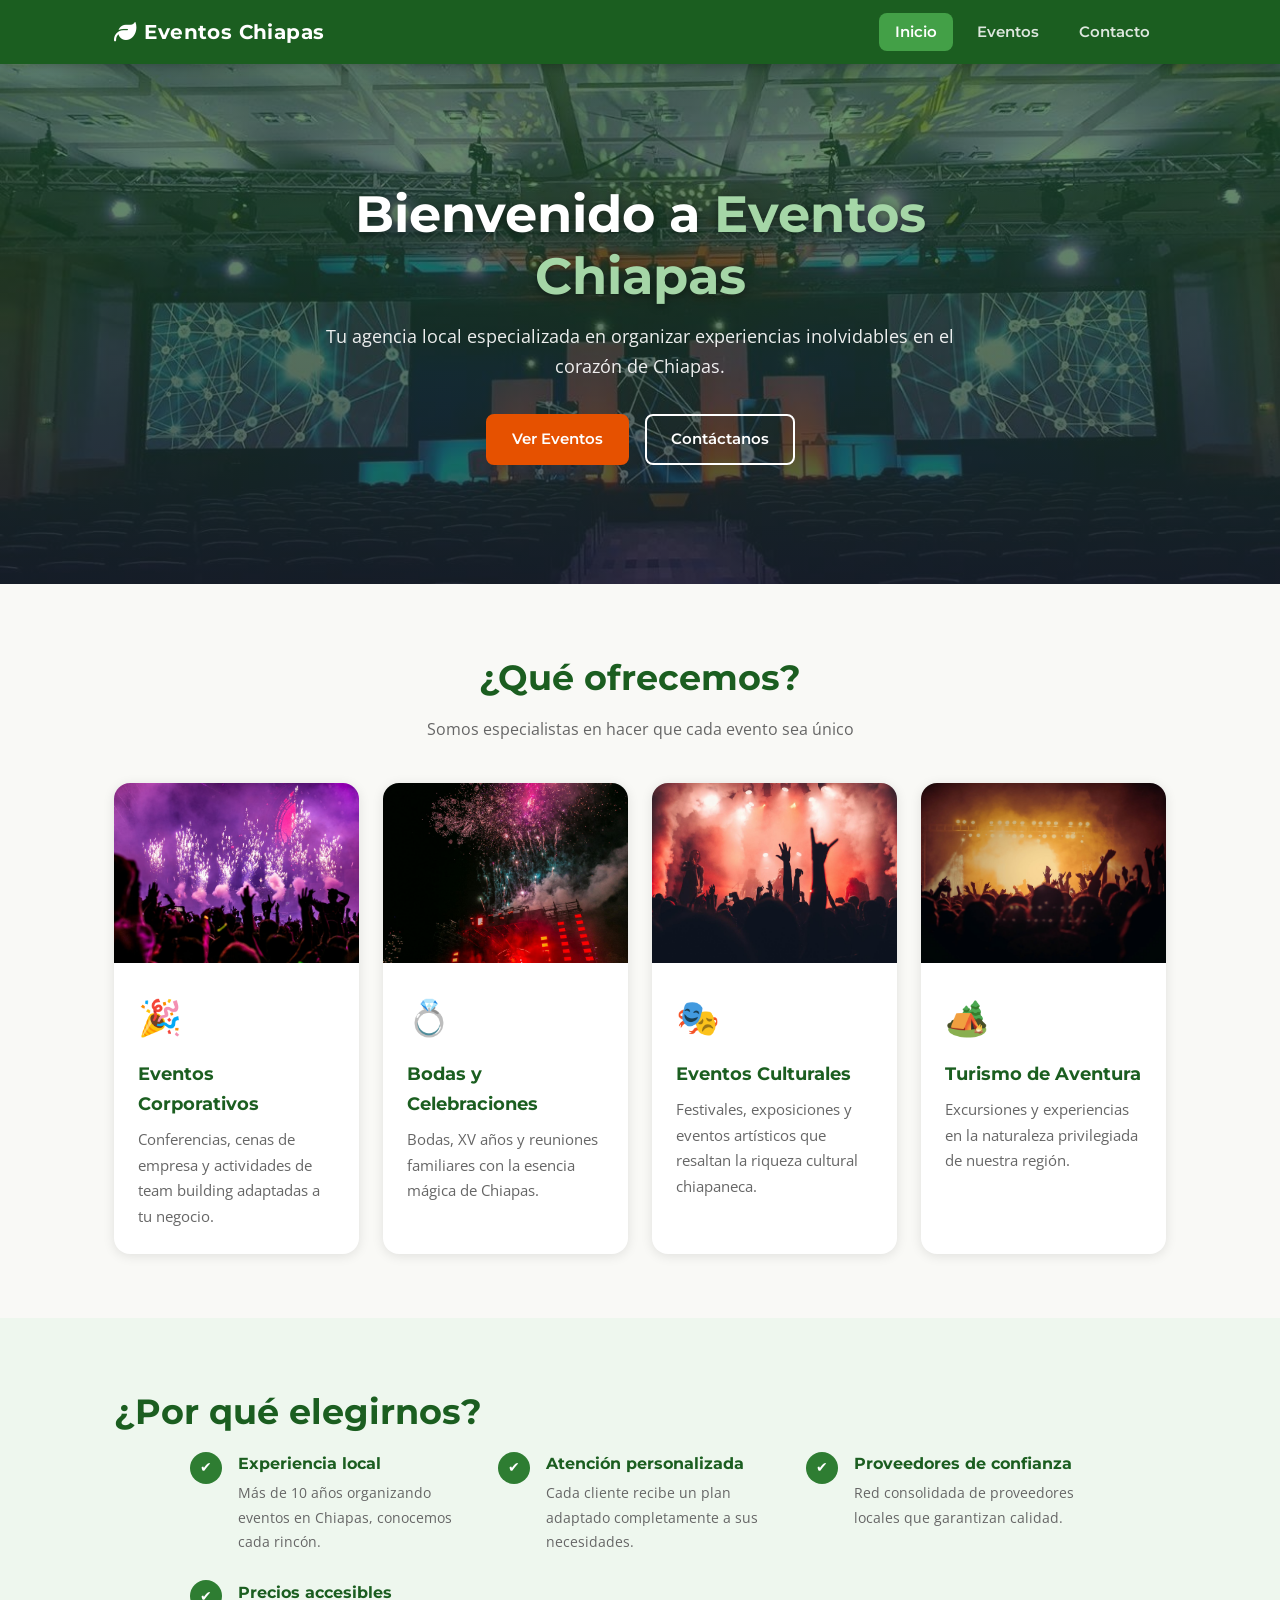
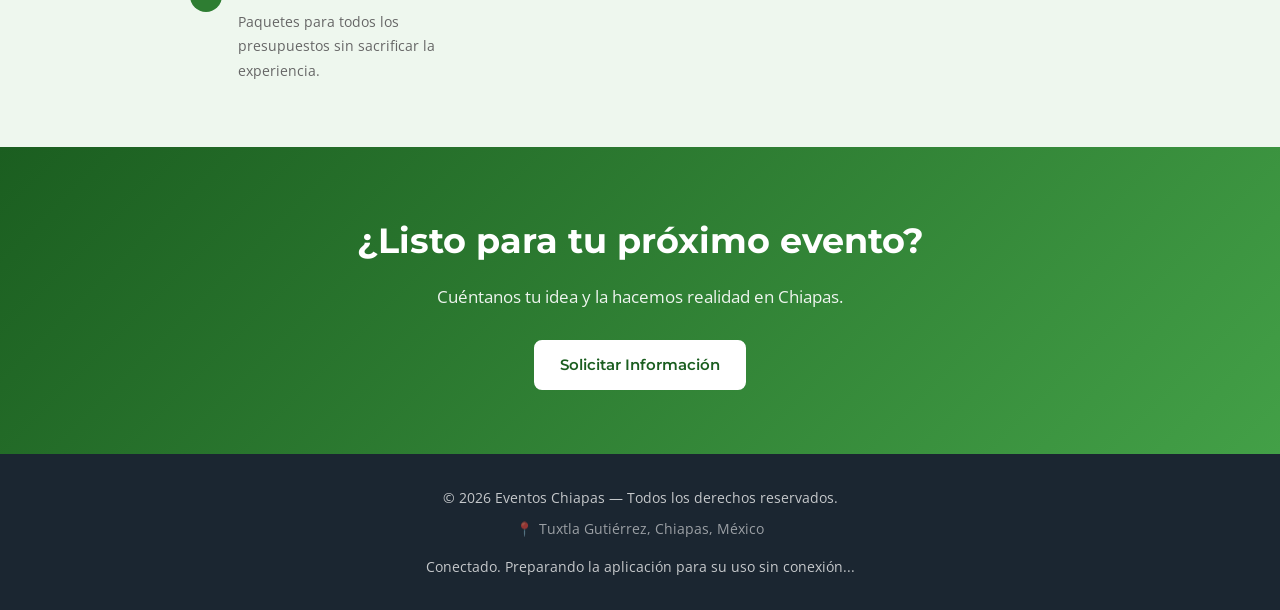
<file: index.html>
<!DOCTYPE html>
<html lang="es">
<head>
  <meta charset="UTF-8" />
  <meta name="viewport" content="width=device-width, initial-scale=1.0" />
  <title>Eventos Chiapas | Organización de Eventos y Experiencias Únicas</title>
  <meta name="description" content="Agencia local especializada en la organización de bodas, eventos corporativos, culturales y turismo de aventura en Chiapas. ¡Haz tu evento inolvidable!">
  <meta name="theme-color" content="#1B5E20" />
  <link rel="manifest" href="manifest.json" />
  <link rel="icon" href="img/icon-192.png" type="image/png" />
  <link rel="apple-touch-icon" href="img/icon-192.png" />
  
  <!-- Google Fonts para mejorar la tipografía -->
  <link rel="preconnect" href="https://fonts.googleapis.com">
  <link rel="preconnect" href="https://fonts.gstatic.com" crossorigin>
  <link href="https://fonts.googleapis.com/css2?family=Montserrat:wght@400;600;700&family=Open+Sans:wght@400;600&display=swap" rel="stylesheet">
  
  <!-- Iconos de FontAwesome (Opcional, reemplaza los emojis para un look más pro) -->
  <link rel="stylesheet" href="https://cdnjs.cloudflare.com/ajax/libs/font-awesome/6.4.0/css/all.min.css" />
  
  <link rel="stylesheet" href="css/style.css" />
</head>
<body>

  <!-- NAVEGACIÓN -->
  <header class="site-header">
    <nav class="navbar" aria-label="Menú principal">
      <div class="nav-logo">
        <i class="fa-solid fa-leaf logo-icon" aria-hidden="true"></i> Eventos Chiapas
      </div>
      <button class="nav-toggle" id="navToggle" aria-label="Abrir menú de navegación" aria-expanded="false">
        <span class="hamburger"></span>
      </button>
      <ul class="nav-links" id="navLinks">
        <li><a href="index.html" class="nav-link active">Inicio</a></li>
        <li><a href="eventos.html" class="nav-link">Eventos</a></li>
        <li><a href="contacto.html" class="nav-link">Contacto</a></li>
      </ul>
    </nav>
  </header>

  <main>
    <!-- HERO -->
    <section class="hero" aria-label="Introducción">
      <div class="hero-content">
        <h1>Bienvenido a <span>Eventos Chiapas</span></h1>
        <p>Tu agencia local especializada en organizar experiencias inolvidables en el corazón de Chiapas.</p>
        <div class="hero-actions">
          <a href="eventos.html" class="btn btn-primary">Ver Eventos</a>
          <a href="contacto.html" class="btn btn-outline">Contáctanos</a>
        </div>
      </div>
    </section>

    <!-- SERVICIOS -->
    <section class="section" id="servicios">
      <div class="container">
        <header class="section-header">
          <h2 class="section-title">¿Qué ofrecemos?</h2>
          <p class="section-subtitle">Somos especialistas en hacer que cada evento sea único</p>
        </header>
        
        <div class="cards-grid">
          <article class="card">
            <img src="img/evento-similar-1.jpg" alt="Eventos Corporativos" class="card-img" />
            <div class="card-body">
              <div class="card-icon" aria-hidden="true">🎉</div>
              <h3>Eventos Corporativos</h3>
              <p>Conferencias, cenas de empresa y actividades de team building adaptadas a tu negocio.</p>
            </div>
          </article>
          
          <article class="card">
            <img src="img/evento-similar-2.jpg" alt="Bodas y Celebraciones" class="card-img" />
            <div class="card-body">
              <div class="card-icon" aria-hidden="true">💍</div>
              <h3>Bodas y Celebraciones</h3>
              <p>Bodas, XV años y reuniones familiares con la esencia mágica de Chiapas.</p>
            </div>
          </article>
          
          <article class="card">
            <img src="img/evento-similar-3.jpg" alt="Eventos Culturales" class="card-img" />
            <div class="card-body">
              <div class="card-icon" aria-hidden="true">🎭</div>
              <h3>Eventos Culturales</h3>
              <p>Festivales, exposiciones y eventos artísticos que resaltan la riqueza cultural chiapaneca.</p>
            </div>
          </article>
          
          <article class="card">
            <img src="img/evento-similar-4.jpg" alt="Turismo de Aventura" class="card-img" />
            <div class="card-body">
              <div class="card-icon" aria-hidden="true">🏕️</div>
              <h3>Turismo de Aventura</h3>
              <p>Excursiones y experiencias en la naturaleza privilegiada de nuestra región.</p>
            </div>
          </article>
        </div>
      </div>
    </section>

    <!-- POR QUÉ ELEGIRNOS -->
    <section class="section section-alt" id="valores">
      <div class="container">
        <h2 class="section-title">¿Por qué elegirnos?</h2>
        <div class="features-list">
          <div class="feature-item">
            <span class="feature-check" aria-hidden="true">✔</span>
            <div>
              <h3>Experiencia local</h3>
              <p>Más de 10 años organizando eventos en Chiapas, conocemos cada rincón.</p>
            </div>
          </div>
          <div class="feature-item">
            <span class="feature-check" aria-hidden="true">✔</span>
            <div>
              <h3>Atención personalizada</h3>
              <p>Cada cliente recibe un plan adaptado completamente a sus necesidades.</p>
            </div>
          </div>
          <div class="feature-item">
            <span class="feature-check" aria-hidden="true">✔</span>
            <div>
              <h3>Proveedores de confianza</h3>
              <p>Red consolidada de proveedores locales que garantizan calidad.</p>
            </div>
          </div>
          <div class="feature-item">
            <span class="feature-check" aria-hidden="true">✔</span>
            <div>
              <h3>Precios accesibles</h3>
              <p>Paquetes para todos los presupuestos sin sacrificar la experiencia.</p>
            </div>
          </div>
        </div>
      </div>
    </section>

    <!-- CTA -->
    <section class="cta-section" aria-label="Llamado a la acción">
      <div class="container">
        <h2>¿Listo para tu próximo evento?</h2>
        <p>Cuéntanos tu idea y la hacemos realidad en Chiapas.</p>
        <a href="contacto.html" class="btn btn-secondary">Solicitar Información</a>
      </div>
    </section>
  </main>

  <!-- FOOTER -->
  <footer class="footer">
    <div class="container footer-content">
      <p>&copy; 2026 Eventos Chiapas — Todos los derechos reservados.</p>
      <p class="footer-location"><span aria-hidden="true">📍</span> Tuxtla Gutiérrez, Chiapas, México</p>
      <div class="pwa-tools">
        <p id="pwaStatus" role="status" aria-live="polite">Comprobando disponibilidad de la aplicación...</p>
        <button id="installApp" class="btn btn-secondary install-button" type="button" hidden>Instalar aplicación</button>
      </div>
    </div>
  </footer>

  <script src="js/script.js"></script>
</body>
</html>
</file>
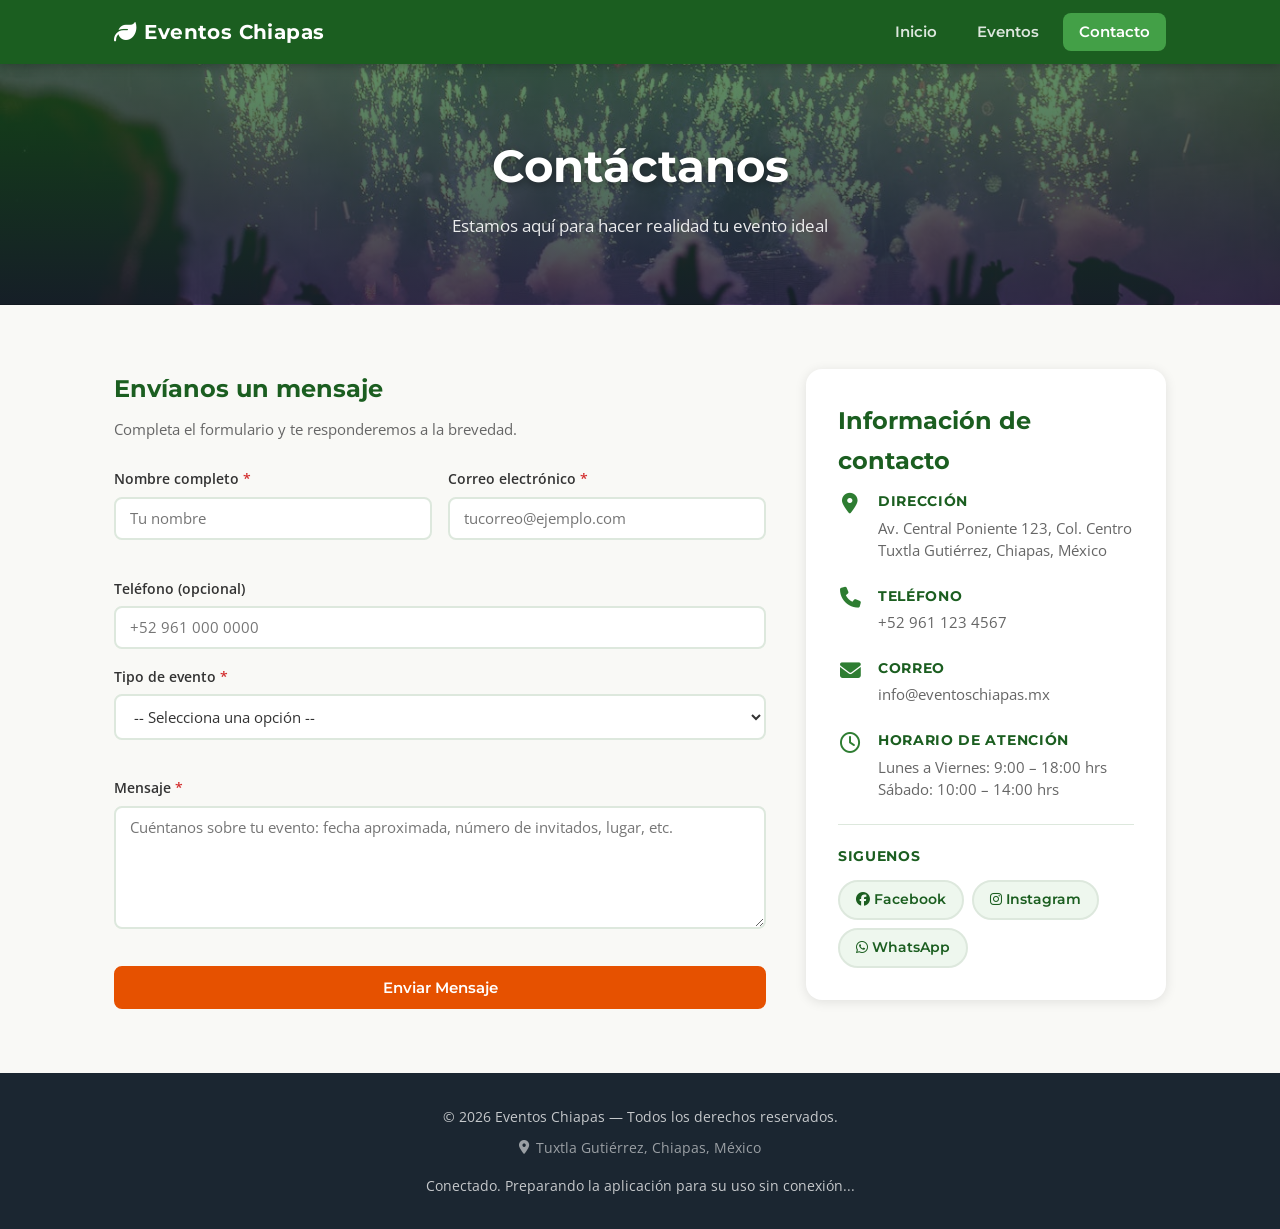
<file: contacto.html>
<!DOCTYPE html>
<html lang="es">
<head>
  <meta charset="UTF-8" />
  <meta name="viewport" content="width=device-width, initial-scale=1.0" />
  <title>Contacto | Eventos Chiapas</title>
  <meta name="description" content="Contáctanos para organizar tu evento en Chiapas. Bodas, corporativos, culturales y más.">
  <meta name="theme-color" content="#1B5E20" />
  <link rel="manifest" href="manifest.json" />
  <link rel="icon" href="img/icon-192.png" type="image/png" />
  <link rel="apple-touch-icon" href="img/icon-192.png" />

  <link rel="preconnect" href="https://fonts.googleapis.com">
  <link rel="preconnect" href="https://fonts.gstatic.com" crossorigin>
  <link href="https://fonts.googleapis.com/css2?family=Montserrat:wght@400;600;700&family=Open+Sans:wght@400;600&display=swap" rel="stylesheet">

  <link rel="stylesheet" href="https://cdnjs.cloudflare.com/ajax/libs/font-awesome/6.4.0/css/all.min.css" />

  <link rel="stylesheet" href="css/style.css" />
</head>
<body>
  <header class="site-header">
    <nav class="navbar" aria-label="Menú principal">
      <div class="nav-logo">
        <i class="fa-solid fa-leaf logo-icon" aria-hidden="true"></i> Eventos Chiapas
      </div>
      <button class="nav-toggle" id="navToggle" aria-label="Abrir menú de navegación" aria-expanded="false">
        <span class="hamburger"></span>
      </button>
      <ul class="nav-links" id="navLinks">
        <li><a href="index.html" class="nav-link">Inicio</a></li>
        <li><a href="eventos.html" class="nav-link">Eventos</a></li>
        <li><a href="contacto.html" class="nav-link active">Contacto</a></li>
      </ul>
    </nav>
  </header>

  <main>

  <section class="page-hero" aria-label="Portada de página">
    <div class="container">
      <h1>Contáctanos</h1>
      <p>Estamos aquí para hacer realidad tu evento ideal</p>
    </div>
  </section>

  <section class="section">
    <div class="container contact-layout">
      <div class="contact-form-wrapper">
        <h2>Envíanos un mensaje</h2>
        <p class="form-note">Completa el formulario y te responderemos a la brevedad.</p>

        <form id="contactForm" class="contact-form" novalidate>
          <div class="form-row">
            <div class="form-group">
              <label for="nombre">Nombre completo <span class="required">*</span></label>
              <input type="text" id="nombre" name="nombre" placeholder="Tu nombre" required />
              <span class="field-error" id="errorNombre"></span>
            </div>
            <div class="form-group">
              <label for="email">Correo electrónico <span class="required">*</span></label>
              <input type="email" id="email" name="email" placeholder="tucorreo@ejemplo.com" required />
              <span class="field-error" id="errorEmail"></span>
            </div>
          </div>

          <div class="form-group">
            <label for="telefono">Teléfono (opcional)</label>
            <input type="tel" id="telefono" name="telefono" placeholder="+52 961 000 0000" />
          </div>

          <div class="form-group">
            <label for="tipoEvento">Tipo de evento <span class="required">*</span></label>
            <select id="tipoEvento" name="tipoEvento" required>
              <option value="">-- Selecciona una opción --</option>
              <option value="corporativo">Corporativo</option>
              <option value="boda">Boda</option>
              <option value="quinceanera">Quinceañera</option>
              <option value="cultural">Cultural / Festival</option>
              <option value="aventura">Aventura / Turismo</option>
              <option value="otro">Otro</option>
            </select>
            <span class="field-error" id="errorTipoEvento"></span>
          </div>

          <div class="form-group">
            <label for="mensaje">Mensaje <span class="required">*</span></label>
            <textarea id="mensaje" name="mensaje" rows="5" placeholder="Cuéntanos sobre tu evento: fecha aproximada, número de invitados, lugar, etc." required></textarea>
            <span class="field-error" id="errorMensaje"></span>
          </div>

          <button type="submit" class="btn btn-primary btn-full">Enviar Mensaje</button>
        </form>

        <div class="form-success hidden" id="formSuccess">
          <span class="success-icon">✅</span>
          <h3>Mensaje recibido</h3>
          <p>Gracias por contactarnos. Nos pondremos en contacto contigo en menos de 24 horas.</p>
        </div>
      </div>

      <aside class="contact-info">
        <h2>Información de contacto</h2>

        <div class="info-item">
          <i class="fa-solid fa-location-dot info-icon" aria-hidden="true"></i>
          <div>
            <h4>Dirección</h4>
            <p>Av. Central Poniente 123, Col. Centro<br />Tuxtla Gutiérrez, Chiapas, México</p>
          </div>
        </div>

        <div class="info-item">
          <i class="fa-solid fa-phone info-icon" aria-hidden="true"></i>
          <div>
            <h4>Teléfono</h4>
            <p>+52 961 123 4567</p>
          </div>
        </div>

        <div class="info-item">
          <i class="fa-solid fa-envelope info-icon" aria-hidden="true"></i>
          <div>
            <h4>Correo</h4>
            <p>info@eventoschiapas.mx</p>
          </div>
        </div>

        <div class="info-item">
          <i class="fa-regular fa-clock info-icon" aria-hidden="true"></i>
          <div>
            <h4>Horario de atención</h4>
            <p>Lunes a Viernes: 9:00 – 18:00 hrs<br />Sábado: 10:00 – 14:00 hrs</p>
          </div>
        </div>

        <div class="social-links">
          <h4>Siguenos</h4>
          <div class="social-row">
            <a href="#" class="social-btn" aria-label="Facebook"><i class="fa-brands fa-facebook" aria-hidden="true"></i> Facebook</a>
            <a href="#" class="social-btn" aria-label="Instagram"><i class="fa-brands fa-instagram" aria-hidden="true"></i> Instagram</a>
            <a href="#" class="social-btn" aria-label="WhatsApp"><i class="fa-brands fa-whatsapp" aria-hidden="true"></i> WhatsApp</a>
          </div>
        </div>
      </aside>
    </div>
  </section>

  </main>

  <footer class="footer">
    <div class="container footer-content">
      <p>&copy; 2026 Eventos Chiapas — Todos los derechos reservados.</p>
      <p class="footer-location"><i class="fa-solid fa-location-dot" aria-hidden="true"></i> Tuxtla Gutiérrez, Chiapas, México</p>
      <div class="pwa-tools">
        <p id="pwaStatus" role="status" aria-live="polite">Comprobando disponibilidad de la aplicación...</p>
        <button id="installApp" class="btn btn-secondary install-button" type="button" hidden>Instalar aplicación</button>
      </div>
    </div>
  </footer>

  <script src="js/script.js"></script>
</body>
</html>
</file>
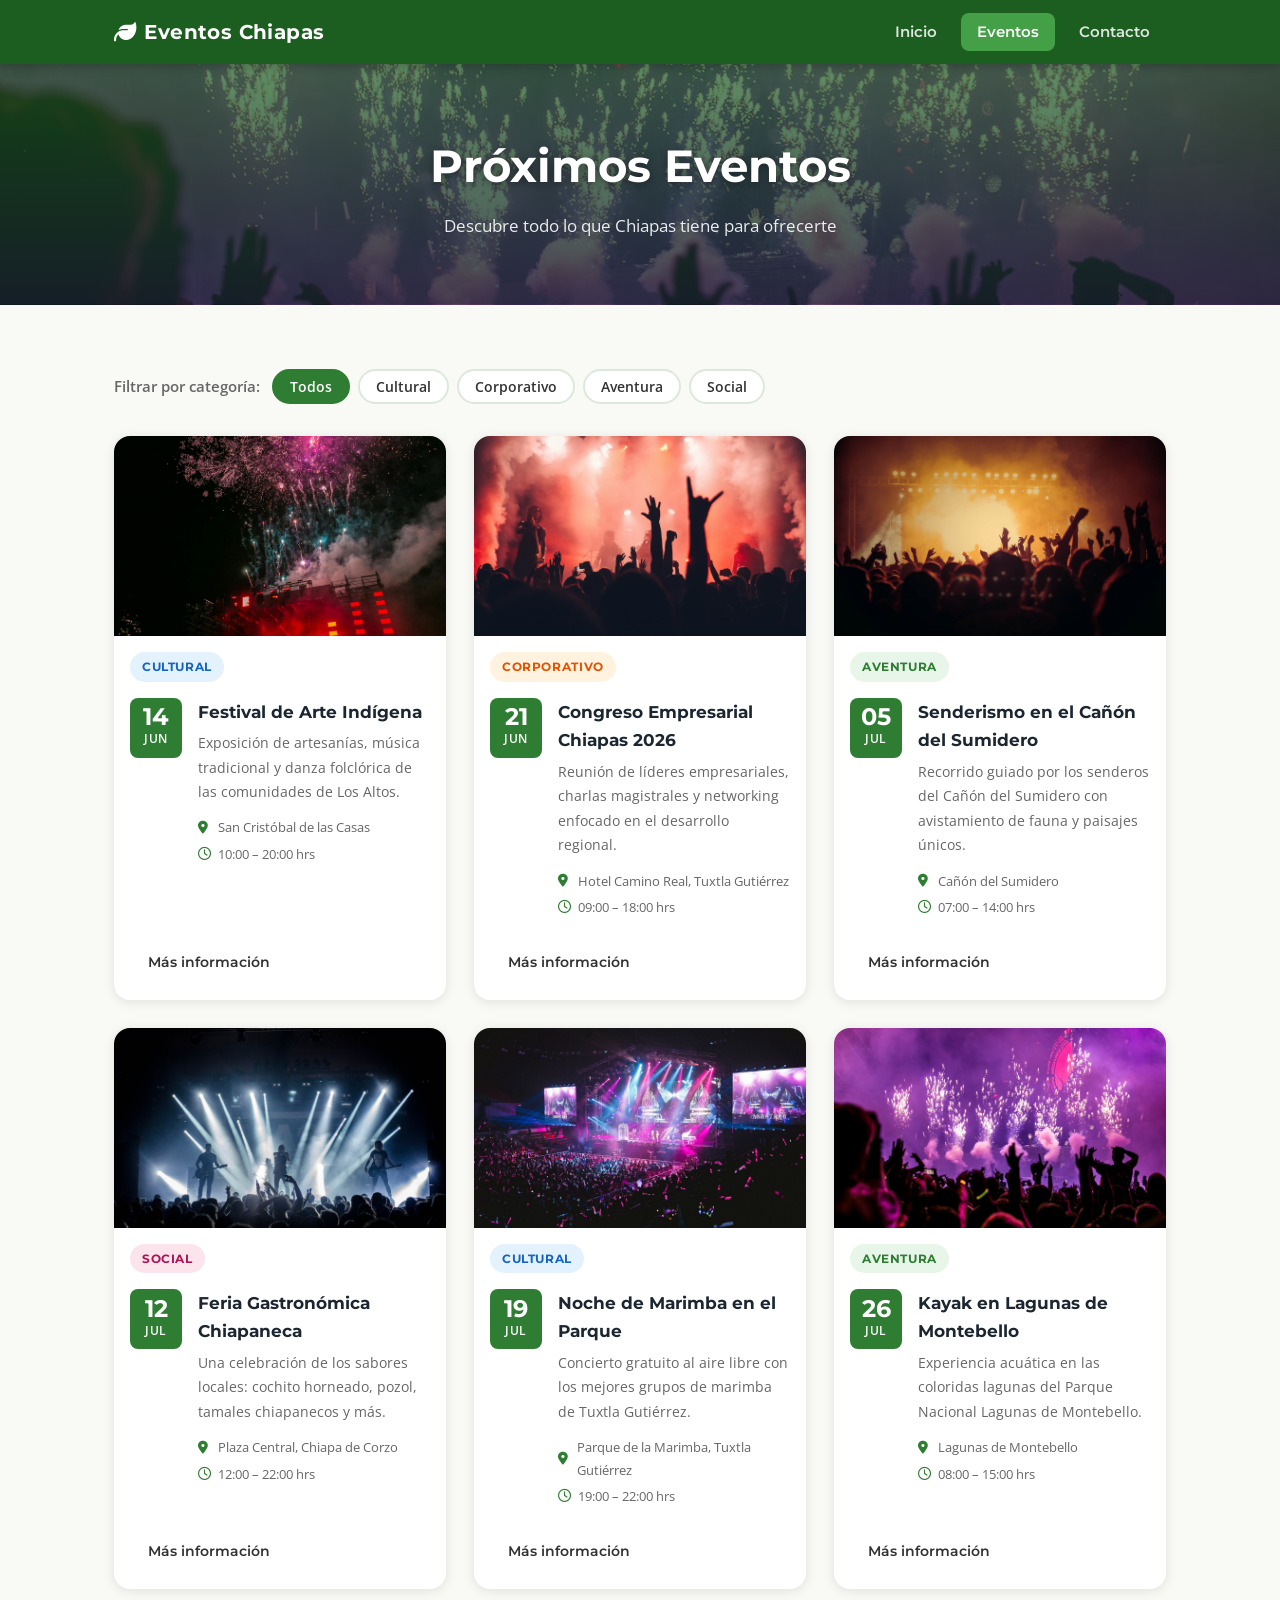
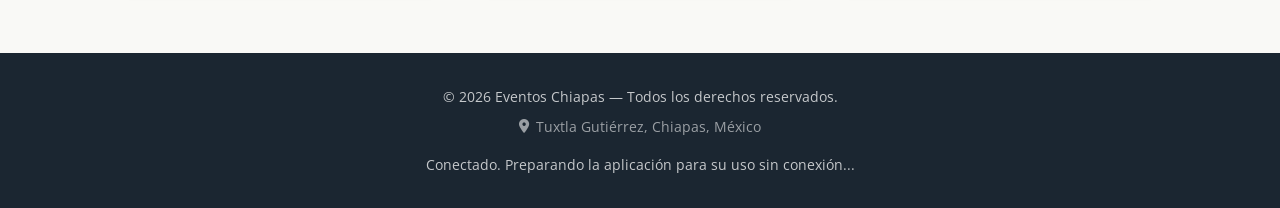
<file: eventos.html>
<!DOCTYPE html>
<html lang="es">
<head>
  <meta charset="UTF-8" />
  <meta name="viewport" content="width=device-width, initial-scale=1.0" />
  <title>Próximos Eventos</title>
  <meta name="description" content="Explora los próximos eventos en Chiapas. Festivales culturales, congresos empresariales, turismo de aventura y ferias gastronómicas.">
  <meta name="theme-color" content="#1B5E20" />
  <link rel="manifest" href="manifest.json" />
  <link rel="icon" href="img/icon-192.png" type="image/png" />
  <link rel="apple-touch-icon" href="img/icon-192.png" />
  
  <link rel="preconnect" href="https://fonts.googleapis.com">
  <link rel="preconnect" href="https://fonts.gstatic.com" crossorigin>
  <link href="https://fonts.googleapis.com/css2?family=Montserrat:wght@400;600;700&family=Open+Sans:wght@400;600&display=swap" rel="stylesheet">
  
  <link rel="stylesheet" href="https://cdnjs.cloudflare.com/ajax/libs/font-awesome/6.4.0/css/all.min.css" />
  
  <link rel="stylesheet" href="css/style.css" />
</head>
<body>

  <header class="site-header">
    <nav class="navbar" aria-label="Menú principal">
      <div class="nav-logo">
        <i class="fa-solid fa-leaf logo-icon" aria-hidden="true"></i> Eventos Chiapas
      </div>
      <button class="nav-toggle" id="navToggle" aria-label="Abrir menú de navegación" aria-expanded="false">
        <span class="hamburger"></span>
      </button>
      <ul class="nav-links" id="navLinks">
        <li><a href="index.html" class="nav-link">Inicio</a></li>
        <li><a href="eventos.html" class="nav-link active">Eventos</a></li>
        <li><a href="contacto.html" class="nav-link">Contacto</a></li>
      </ul>
    </nav>
  </header>

  <main>
    <section class="page-hero" aria-label="Portada de página">
      <div class="container">
        <h1>Próximos Eventos</h1>
        <p>Descubre todo lo que Chiapas tiene para ofrecerte</p>
      </div>
    </section>

    <section class="section" id="agenda-eventos">
      <div class="container">
        <div class="filter-bar" role="group" aria-label="Filtros de eventos">
          <span class="filter-label" id="filterLabel">Filtrar por categoría:</span>
          <button class="filter-btn active" data-filter="todos" aria-pressed="true" aria-describedby="filterLabel">Todos</button>
          <button class="filter-btn" data-filter="cultural" aria-pressed="false" aria-describedby="filterLabel">Cultural</button>
          <button class="filter-btn" data-filter="corporativo" aria-pressed="false" aria-describedby="filterLabel">Corporativo</button>
          <button class="filter-btn" data-filter="aventura" aria-pressed="false" aria-describedby="filterLabel">Aventura</button>
          <button class="filter-btn" data-filter="social" aria-pressed="false" aria-describedby="filterLabel">Social</button>
        </div>

        <div class="events-grid" id="eventsGrid">

          <article class="event-card" data-category="cultural">
            <img src="img/evento-similar-2.jpg" alt="Festival de Arte Indígena" class="event-img" />
            <div class="event-badge cultural">Cultural</div>
            <div class="event-body">
              <div class="event-date">
                <span class="day">14</span>
                <span class="month">Jun</span>
              </div>
              <div class="event-info">
                <h2>Festival de Arte Indígena</h2>
                <p>Exposición de artesanías, música tradicional y danza folclórica de las comunidades de Los Altos.</p>
                <div class="event-meta">
                  <p class="meta-location"><i class="fa-solid fa-location-dot" aria-hidden="true"></i> San Cristóbal de las Casas</p>
                  <p class="meta-time"><i class="fa-regular fa-clock" aria-hidden="true"></i> 10:00 – 20:00 hrs</p>
                </div>
              </div>
            </div>
            <a href="contacto.html?evento=festival-arte" class="btn btn-sm" aria-label="Más información sobre Festival de Arte Indígena">Más información</a>
          </article>

          <article class="event-card" data-category="corporativo">
            <img src="img/evento-similar-3.jpg" alt="Congreso Empresarial Chiapas 2026" class="event-img" />
            <div class="event-badge corporativo">Corporativo</div>
            <div class="event-body">
              <div class="event-date">
                <span class="day">21</span>
                <span class="month">Jun</span>
              </div>
              <div class="event-info">
                <h2>Congreso Empresarial Chiapas 2026</h2>
                <p>Reunión de líderes empresariales, charlas magistrales y networking enfocado en el desarrollo regional.</p>
                <div class="event-meta">
                  <p class="meta-location"><i class="fa-solid fa-location-dot" aria-hidden="true"></i> Hotel Camino Real, Tuxtla Gutiérrez</p>
                  <p class="meta-time"><i class="fa-regular fa-clock" aria-hidden="true"></i> 09:00 – 18:00 hrs</p>
                </div>
              </div>
            </div>
            <a href="contacto.html?evento=congreso-empresarial" class="btn btn-sm" aria-label="Más información sobre Congreso Empresarial Chiapas">Más información</a>
          </article>

          <article class="event-card" data-category="aventura">
            <img src="img/evento-similar-4.jpg" alt="Senderismo en el Cañón del Sumidero" class="event-img" />
            <div class="event-badge aventura">Aventura</div>
            <div class="event-body">
              <div class="event-date">
                <span class="day">05</span>
                <span class="month">Jul</span>
              </div>
              <div class="event-info">
                <h2>Senderismo en el Cañón del Sumidero</h2>
                <p>Recorrido guiado por los senderos del Cañón del Sumidero con avistamiento de fauna y paisajes únicos.</p>
                <div class="event-meta">
                  <p class="meta-location"><i class="fa-solid fa-location-dot" aria-hidden="true"></i> Cañón del Sumidero</p>
                  <p class="meta-time"><i class="fa-regular fa-clock" aria-hidden="true"></i> 07:00 – 14:00 hrs</p>
                </div>
              </div>
            </div>
            <a href="contacto.html?evento=senderismo-canon" class="btn btn-sm" aria-label="Más información sobre Senderismo en el Cañón del Sumidero">Más información</a>
          </article>

          <article class="event-card" data-category="social">
            <img src="img/evento-similar-5.jpg" alt="Feria Gastronómica Chiapaneca" class="event-img" />
            <div class="event-badge social">Social</div>
            <div class="event-body">
              <div class="event-date">
                <span class="day">12</span>
                <span class="month">Jul</span>
              </div>
              <div class="event-info">
                <h2>Feria Gastronómica Chiapaneca</h2>
                <p>Una celebración de los sabores locales: cochito horneado, pozol, tamales chiapanecos y más.</p>
                <div class="event-meta">
                  <p class="meta-location"><i class="fa-solid fa-location-dot" aria-hidden="true"></i> Plaza Central, Chiapa de Corzo</p>
                  <p class="meta-time"><i class="fa-regular fa-clock" aria-hidden="true"></i> 12:00 – 22:00 hrs</p>
                </div>
              </div>
            </div>
            <a href="contacto.html?evento=feria-gastronomica" class="btn btn-sm" aria-label="Más información sobre Feria Gastronómica Chiapaneca">Más información</a>
          </article>

          <article class="event-card" data-category="cultural">
            <img src="img/evento-similar-6.jpg" alt="Noche de Marimba en el Parque" class="event-img" />
            <div class="event-badge cultural">Cultural</div>
            <div class="event-body">
              <div class="event-date">
                <span class="day">19</span>
                <span class="month">Jul</span>
              </div>
              <div class="event-info">
                <h2>Noche de Marimba en el Parque</h2>
                <p>Concierto gratuito al aire libre con los mejores grupos de marimba de Tuxtla Gutiérrez.</p>
                <div class="event-meta">
                  <p class="meta-location"><i class="fa-solid fa-location-dot" aria-hidden="true"></i> Parque de la Marimba, Tuxtla Gutiérrez</p>
                  <p class="meta-time"><i class="fa-regular fa-clock" aria-hidden="true"></i> 19:00 – 22:00 hrs</p>
                </div>
              </div>
            </div>
            <a href="contacto.html?evento=noche-marimba" class="btn btn-sm" aria-label="Más información sobre Noche de Marimba en el Parque">Más información</a>
          </article>

          <article class="event-card" data-category="aventura">
            <img src="img/evento-similar-1.jpg" alt="Kayak en Lagunas de Montebello" class="event-img" />
            <div class="event-badge aventura">Aventura</div>
            <div class="event-body">
              <div class="event-date">
                <span class="day">26</span>
                <span class="month">Jul</span>
              </div>
              <div class="event-info">
                <h2>Kayak en Lagunas de Montebello</h2>
                <p>Experiencia acuática en las coloridas lagunas del Parque Nacional Lagunas de Montebello.</p>
                <div class="event-meta">
                  <p class="meta-location"><i class="fa-solid fa-location-dot" aria-hidden="true"></i> Lagunas de Montebello</p>
                  <p class="meta-time"><i class="fa-regular fa-clock" aria-hidden="true"></i> 08:00 – 15:00 hrs</p>
                </div>
              </div>
            </div>
            <a href="contacto.html?evento=kayak-montebello" class="btn btn-sm" aria-label="Más información sobre Kayak en Lagunas de Montebello">Más información</a>
          </article>

        </div>

        <p class="no-results hidden" id="noResults" role="status">No hay eventos en esta categoría por el momento.</p>
      </div>
    </section>
  </main>

  <footer class="footer">
    <div class="container footer-content">
      <p>&copy; 2026 Eventos Chiapas — Todos los derechos reservados.</p>
      <p class="footer-location"><i class="fa-solid fa-location-dot" aria-hidden="true"></i> Tuxtla Gutiérrez, Chiapas, México</p>
      <div class="pwa-tools">
        <p id="pwaStatus" role="status" aria-live="polite">Comprobando disponibilidad de la aplicación...</p>
        <button id="installApp" class="btn btn-secondary install-button" type="button" hidden>Instalar aplicación</button>
      </div>
    </div>
  </footer>

  <script src="js/script.js"></script>
</body>
</html>
</file>
<file: css/style.css>
/* ============================================
   EVENTOS CHIAPAS — Estilos Completos
   ============================================ */

/* ==============================
   VARIABLES Y RESET
   ============================== */
:root {
  --color-primary:       #2E7D32;
  --color-primary-dark:  #1B5E20;
  --color-primary-light: #43A047;
  --color-accent:        #E65100;
  --color-accent-light:  #FF6F00;
  --color-dark:          #1B2631;
  --color-text:          #333333;
  --color-text-muted:    #666666;
  --color-bg:            #F9F9F6;
  --color-bg-alt:        #EEF7EE;
  --color-white:         #FFFFFF;
  --color-border:        #DDE8DD;

  --font-heading: 'Montserrat', Arial, sans-serif;
  --font-body:    'Open Sans', Arial, sans-serif;

  --radius:    8px;
  --radius-lg: 16px;
  --shadow:       0 2px 12px rgba(0,0,0,0.10);
  --shadow-hover: 0 8px 24px rgba(0,0,0,0.15);
  --transition: 0.3s ease;

  --max-width:      1100px;
  --section-padding: 4rem 1.5rem;
}

*, *::before, *::after {
  box-sizing: border-box;
  margin: 0;
  padding: 0;
}

html { scroll-behavior: smooth; }

body {
  font-family: var(--font-body);
  background-color: var(--color-bg);
  color: var(--color-text);
  line-height: 1.7;
}

img {
  display: block;
  max-width: 100%;
  height: auto;
}

a { color: inherit; text-decoration: none; }

/* ==============================
   CONTAINER
   ============================== */
.container {
  max-width: var(--max-width);
  margin: 0 auto;
  padding: 0 1.5rem;
}

/* ==============================
   NAVEGACIÓN
   ============================== */
.site-header {
  position: sticky;
  top: 0;
  z-index: 100;
  background-color: var(--color-primary-dark);
  box-shadow: 0 2px 10px rgba(0,0,0,0.25);
}

.navbar {
  display: flex;
  align-items: center;
  justify-content: space-between;
  max-width: var(--max-width);
  margin: 0 auto;
  padding: 0 1.5rem;
  height: 64px;
}

.nav-logo {
  font-family: var(--font-heading);
  font-size: 1.25rem;
  font-weight: 700;
  color: var(--color-white);
  display: flex;
  align-items: center;
  gap: 0.5rem;
  letter-spacing: 0.02em;
}

.logo-icon { font-size: 1.4rem; }

.nav-links {
  display: flex;
  list-style: none;
  gap: 0.5rem;
}

.nav-link {
  display: block;
  padding: 0.4rem 1rem;
  border-radius: var(--radius);
  color: rgba(255,255,255,0.85);
  font-family: var(--font-heading);
  font-size: 0.95rem;
  font-weight: 600;
  transition: background var(--transition), color var(--transition);
}

.nav-link:hover,
.nav-link.active {
  background-color: var(--color-primary-light);
  color: var(--color-white);
}

.nav-toggle {
  display: none;
  background: none;
  border: none;
  cursor: pointer;
  padding: 0.5rem;
}

.hamburger,
.hamburger::before,
.hamburger::after {
  display: block;
  width: 24px;
  height: 2px;
  background-color: var(--color-white);
  border-radius: 2px;
  transition: transform var(--transition);
}

.hamburger { position: relative; }

.hamburger::before,
.hamburger::after {
  content: '';
  position: absolute;
  left: 0;
}

.hamburger::before { top: -7px; }
.hamburger::after  { top:  7px; }

/* ==============================
   BOTONES
   ============================== */
.btn {
  display: inline-block;
  font-family: var(--font-heading);
  font-size: 0.95rem;
  font-weight: 600;
  padding: 0.65rem 1.5rem;
  border-radius: var(--radius);
  border: 2px solid transparent;
  cursor: pointer;
  transition: background var(--transition), color var(--transition),
              border-color var(--transition), transform var(--transition);
  text-align: center;
}

.btn:hover { transform: translateY(-2px); }

.btn-primary {
  background-color: var(--color-accent);
  color: var(--color-white);
  border-color: var(--color-accent);
}
.btn-primary:hover {
  background-color: var(--color-accent-light);
  border-color: var(--color-accent-light);
}

.btn-secondary {
  background-color: var(--color-white);
  color: var(--color-primary-dark);
  border-color: var(--color-white);
}
.btn-secondary:hover {
  background-color: var(--color-bg-alt);
  border-color: var(--color-bg-alt);
}

.btn-outline {
  background-color: transparent;
  color: var(--color-white);
  border-color: var(--color-white);
}
.btn-outline:hover {
  background-color: var(--color-white);
  color: var(--color-primary-dark);
}

.btn-sm {
  padding: 0.45rem 1rem;
  font-size: 0.85rem;
}

.btn-full { width: 100%; }

/* ==============================
   HERO (página inicio)
   ============================== */
.hero {
  min-height: 520px;
  background-image:
    linear-gradient(rgba(27,94,32,0.65), rgba(27,38,49,0.75)),
    url('../img/Consejos-para-Disenar-el-Escenario-de-un-Evento.jpg');
  background-size: cover;
  background-position: center;
  display: flex;
  align-items: center;
  justify-content: center;
  text-align: center;
  padding: 4rem 1.5rem;
}

.hero-content { max-width: 680px; color: var(--color-white); }

.hero-content h1 {
  font-family: var(--font-heading);
  font-size: clamp(2rem, 5vw, 3.2rem);
  font-weight: 700;
  line-height: 1.2;
  margin-bottom: 1rem;
  text-shadow: 0 2px 8px rgba(0,0,0,0.4);
}

.hero-content h1 span { color: #A5D6A7; }

.hero-content p {
  font-size: 1.1rem;
  margin-bottom: 2rem;
  opacity: 0.92;
}

.hero-actions {
  display: flex;
  gap: 1rem;
  justify-content: center;
  flex-wrap: wrap;
}

/* ==============================
   PAGE HERO (otras páginas)
   ============================== */
.page-hero {
  background-image:
    linear-gradient(rgba(27,94,32,0.70), rgba(27,38,49,0.80)),
    url('../img/evento-similar-1.jpg');
  background-size: cover;
  background-position: center;
  padding: 4rem 1.5rem;
  text-align: center;
  color: var(--color-white);
}

.page-hero h1 {
  font-family: var(--font-heading);
  font-size: clamp(1.8rem, 4vw, 2.8rem);
  font-weight: 700;
  margin-bottom: 0.5rem;
  text-shadow: 0 2px 8px rgba(0,0,0,0.4);
}

.page-hero p {
  font-size: 1.05rem;
  opacity: 0.9;
}

/* ==============================
   SECCIONES
   ============================== */
.section { padding: var(--section-padding); }

.section-alt { background-color: var(--color-bg-alt); }

.section-header {
  text-align: center;
  margin-bottom: 2.5rem;
}

.section-title {
  font-family: var(--font-heading);
  font-size: clamp(1.5rem, 3vw, 2.2rem);
  font-weight: 700;
  color: var(--color-primary-dark);
  margin-bottom: 0.5rem;
}

.section-subtitle {
  color: var(--color-text-muted);
  font-size: 1rem;
}

/* ==============================
   CARDS DE SERVICIOS
   ============================== */
.cards-grid {
  display: grid;
  grid-template-columns: repeat(auto-fit, minmax(230px, 1fr));
  gap: 1.5rem;
}

.card {
  background-color: var(--color-white);
  border-radius: var(--radius-lg);
  overflow: hidden;
  box-shadow: var(--shadow);
  transition: transform var(--transition), box-shadow var(--transition);
  display: flex;
  flex-direction: column;
}

.card:hover {
  transform: translateY(-6px);
  box-shadow: var(--shadow-hover);
}

.card-img {
  width: 100%;
  height: 180px;
  object-fit: cover;
}

.card-body {
  padding: 1.5rem;
  flex: 1;
}

.card-icon {
  font-size: 2.2rem;
  margin-bottom: 0.75rem;
}

.card h3 {
  font-family: var(--font-heading);
  font-size: 1.1rem;
  font-weight: 700;
  color: var(--color-primary-dark);
  margin-bottom: 0.5rem;
}

.card p {
  font-size: 0.95rem;
  color: var(--color-text-muted);
}

/* ==============================
   LISTA DE CARACTERÍSTICAS
   ============================== */
.features-list {
  display: grid;
  grid-template-columns: repeat(auto-fit, minmax(240px, 1fr));
  gap: 1.5rem;
  max-width: 900px;
  margin: 0 auto;
}

.feature-item {
  display: flex;
  gap: 1rem;
  align-items: flex-start;
}

.feature-check {
  flex-shrink: 0;
  width: 2rem;
  height: 2rem;
  background-color: var(--color-primary);
  color: var(--color-white);
  border-radius: 50%;
  display: flex;
  align-items: center;
  justify-content: center;
  font-size: 0.9rem;
  margin-top: 0.1rem;
}

.feature-item h3 {
  font-family: var(--font-heading);
  font-size: 1rem;
  font-weight: 700;
  color: var(--color-primary-dark);
  margin-bottom: 0.25rem;
}

.feature-item p {
  font-size: 0.9rem;
  color: var(--color-text-muted);
}

/* ==============================
   SECCIÓN CTA
   ============================== */
.cta-section {
  background-image: linear-gradient(135deg, var(--color-primary-dark) 0%, var(--color-primary-light) 100%);
  color: var(--color-white);
  text-align: center;
  padding: 4rem 1.5rem;
}

.cta-section h2 {
  font-family: var(--font-heading);
  font-size: clamp(1.5rem, 3vw, 2.2rem);
  font-weight: 700;
  margin-bottom: 0.75rem;
}

.cta-section p {
  font-size: 1.05rem;
  margin-bottom: 1.75rem;
  opacity: 0.92;
}

/* ==============================
   FILTROS DE EVENTOS
   ============================== */
.filter-bar {
  display: flex;
  align-items: center;
  gap: 0.5rem;
  flex-wrap: wrap;
  margin-bottom: 2rem;
}

.filter-label {
  font-weight: 600;
  font-size: 0.95rem;
  color: var(--color-text-muted);
  margin-right: 0.25rem;
}

.filter-btn {
  background-color: var(--color-white);
  color: var(--color-text);
  border: 2px solid var(--color-border);
  padding: 0.4rem 1rem;
  border-radius: 2rem;
  font-family: var(--font-body);
  font-size: 0.9rem;
  font-weight: 600;
  cursor: pointer;
  transition: background var(--transition), border-color var(--transition), color var(--transition);
}

.filter-btn:hover,
.filter-btn.active {
  background-color: var(--color-primary);
  border-color: var(--color-primary);
  color: var(--color-white);
}

/* ==============================
   TARJETAS DE EVENTOS
   ============================== */
.events-grid {
  display: grid;
  grid-template-columns: repeat(auto-fit, minmax(300px, 1fr));
  gap: 1.75rem;
}

.event-card {
  background-color: var(--color-white);
  border-radius: var(--radius-lg);
  overflow: hidden;
  box-shadow: var(--shadow);
  transition: transform var(--transition), box-shadow var(--transition);
  display: flex;
  flex-direction: column;
}

.event-card:hover {
  transform: translateY(-6px);
  box-shadow: var(--shadow-hover);
}

.event-img {
  width: 100%;
  height: 200px;
  object-fit: cover;
}

.event-badge {
  display: inline-block;
  padding: 0.25rem 0.75rem;
  border-radius: 2rem;
  font-size: 0.78rem;
  font-weight: 700;
  font-family: var(--font-heading);
  text-transform: uppercase;
  letter-spacing: 0.05em;
  margin: 1rem 1rem 0;
  align-self: flex-start;
}

.event-badge.cultural    { background-color: #E3F2FD; color: #1565C0; }
.event-badge.corporativo { background-color: #FFF3E0; color: #E65100; }
.event-badge.aventura    { background-color: #E8F5E9; color: #2E7D32; }
.event-badge.social      { background-color: #FCE4EC; color: #AD1457; }

.event-body {
  display: flex;
  gap: 1rem;
  padding: 1rem 1rem 0.5rem;
  flex: 1;
}

.event-date {
  flex-shrink: 0;
  width: 52px;
  height: 60px;
  background-color: var(--color-primary);
  color: var(--color-white);
  border-radius: var(--radius);
  display: flex;
  flex-direction: column;
  align-items: center;
  justify-content: center;
}

.event-date .day {
  font-family: var(--font-heading);
  font-size: 1.5rem;
  font-weight: 700;
  line-height: 1;
}

.event-date .month {
  font-size: 0.75rem;
  font-weight: 600;
  text-transform: uppercase;
  letter-spacing: 0.05em;
}

.event-info h2 {
  font-family: var(--font-heading);
  font-size: 1.05rem;
  font-weight: 700;
  color: var(--color-dark);
  margin-bottom: 0.3rem;
}

.event-info p {
  font-size: 0.9rem;
  color: var(--color-text-muted);
  margin-bottom: 0.75rem;
}

.event-meta {
  display: flex;
  flex-direction: column;
  gap: 0.25rem;
}

.event-meta p {
  font-size: 0.82rem;
  color: var(--color-text-muted);
  margin: 0;
  display: flex;
  align-items: center;
  gap: 0.4rem;
}

.event-meta i {
  color: var(--color-primary);
  width: 14px;
}

.event-card > .btn {
  margin: 1rem;
  align-self: flex-start;
}

.no-results {
  text-align: center;
  color: var(--color-text-muted);
  font-size: 1rem;
  padding: 2rem;
}

/* ==============================
   PÁGINA DE CONTACTO
   ============================== */
.contact-layout {
  display: grid;
  grid-template-columns: 1fr 360px;
  gap: 2.5rem;
  align-items: start;
}

.contact-form-wrapper h2,
.contact-info h2 {
  font-family: var(--font-heading);
  font-size: 1.5rem;
  font-weight: 700;
  color: var(--color-primary-dark);
  margin-bottom: 0.5rem;
}

.form-note {
  color: var(--color-text-muted);
  margin-bottom: 1.5rem;
  font-size: 0.95rem;
}

.contact-form {
  display: flex;
  flex-direction: column;
  gap: 1rem;
}

.form-row {
  display: grid;
  grid-template-columns: 1fr 1fr;
  gap: 1rem;
}

.form-group {
  display: flex;
  flex-direction: column;
  gap: 0.3rem;
}

.form-group label {
  font-size: 0.9rem;
  font-weight: 600;
  color: var(--color-text);
}

.form-group input,
.form-group select,
.form-group textarea {
  padding: 0.6rem 0.9rem;
  border: 2px solid var(--color-border);
  border-radius: var(--radius);
  font-family: var(--font-body);
  font-size: 0.95rem;
  color: var(--color-text);
  background-color: var(--color-white);
  transition: border-color var(--transition);
  outline: none;
}

.form-group input:focus,
.form-group select:focus,
.form-group textarea:focus {
  border-color: var(--color-primary-light);
}

.form-group textarea {
  resize: vertical;
  min-height: 120px;
}

.required { color: #D32F2F; }

.field-error {
  font-size: 0.82rem;
  color: #D32F2F;
  min-height: 1rem;
}

.form-success {
  background-color: #E8F5E9;
  border: 2px solid #81C784;
  border-radius: var(--radius);
  padding: 1.5rem;
  text-align: center;
}

.form-success h3 {
  font-family: var(--font-heading);
  color: var(--color-primary-dark);
  margin-bottom: 0.4rem;
}

.success-icon {
  font-size: 2rem;
  display: block;
  margin-bottom: 0.5rem;
}

.contact-info {
  background-color: var(--color-white);
  border-radius: var(--radius-lg);
  padding: 2rem;
  box-shadow: var(--shadow);
}

.info-item {
  display: flex;
  gap: 1rem;
  align-items: flex-start;
  margin-bottom: 1.5rem;
}

.info-icon {
  font-size: 1.3rem;
  flex-shrink: 0;
  margin-top: 0.15rem;
  color: var(--color-primary);
  width: 1.5rem;
  text-align: center;
}

.info-item h4 {
  font-family: var(--font-heading);
  font-size: 0.85rem;
  font-weight: 700;
  color: var(--color-primary-dark);
  margin-bottom: 0.2rem;
  text-transform: uppercase;
  letter-spacing: 0.05em;
}

.info-item p {
  font-size: 0.92rem;
  color: var(--color-text-muted);
  line-height: 1.5;
}

.social-links {
  border-top: 1px solid var(--color-border);
  padding-top: 1.25rem;
}

.social-links h4 {
  font-family: var(--font-heading);
  font-size: 0.85rem;
  font-weight: 700;
  color: var(--color-primary-dark);
  text-transform: uppercase;
  letter-spacing: 0.05em;
  margin-bottom: 0.75rem;
}

.social-row {
  display: flex;
  gap: 0.5rem;
  flex-wrap: wrap;
}

.social-btn {
  padding: 0.4rem 1rem;
  border-radius: 2rem;
  background-color: var(--color-bg-alt);
  color: var(--color-primary-dark);
  font-size: 0.85rem;
  font-weight: 600;
  font-family: var(--font-heading);
  border: 2px solid var(--color-border);
  transition: background var(--transition), color var(--transition), border-color var(--transition);
  cursor: pointer;
}

.social-btn:hover {
  background-color: var(--color-primary);
  border-color: var(--color-primary);
  color: var(--color-white);
}

/* ==============================
   FOOTER
   ============================== */
.footer {
  background-color: var(--color-dark);
  color: rgba(255,255,255,0.75);
  padding: 2rem 1.5rem;
  text-align: center;
}

.footer-content {
  display: flex;
  flex-direction: column;
  align-items: center;
  gap: 0.4rem;
  font-size: 0.9rem;
}

.footer-location {
  display: flex;
  align-items: center;
  justify-content: center;
  gap: 0.4rem;
  font-size: 0.85rem;
  opacity: 0.75;
}

.pwa-tools {
  display: flex;
  flex-direction: column;
  align-items: center;
  gap: 0.5rem;
  margin-top: 0.5rem;
}

.pwa-tools p {
  font-size: 0.85rem;
}

.install-button[hidden] {
  display: none;
}

/* ==============================
   UTILIDADES
   ============================== */
.hidden { display: none !important; }

/* ==============================
   RESPONSIVE
   ============================== */
@media (max-width: 768px) {
  .nav-toggle {
    display: flex;
    align-items: center;
    justify-content: center;
  }

  .nav-links {
    display: none;
    flex-direction: column;
    position: absolute;
    top: 64px;
    left: 0;
    right: 0;
    background-color: var(--color-primary-dark);
    padding: 1rem;
    gap: 0.25rem;
    box-shadow: 0 4px 12px rgba(0,0,0,0.2);
  }

  .nav-links.open { display: flex; }

  .hero { min-height: 420px; }

  .cards-grid { grid-template-columns: 1fr 1fr; }

  .events-grid { grid-template-columns: 1fr; }

  .contact-layout { grid-template-columns: 1fr; }

  .form-row { grid-template-columns: 1fr; }

  .features-list { grid-template-columns: 1fr; }
}

@media (max-width: 480px) {
  .cards-grid { grid-template-columns: 1fr; }

  .hero-actions {
    flex-direction: column;
    align-items: center;
  }
}
</file>
